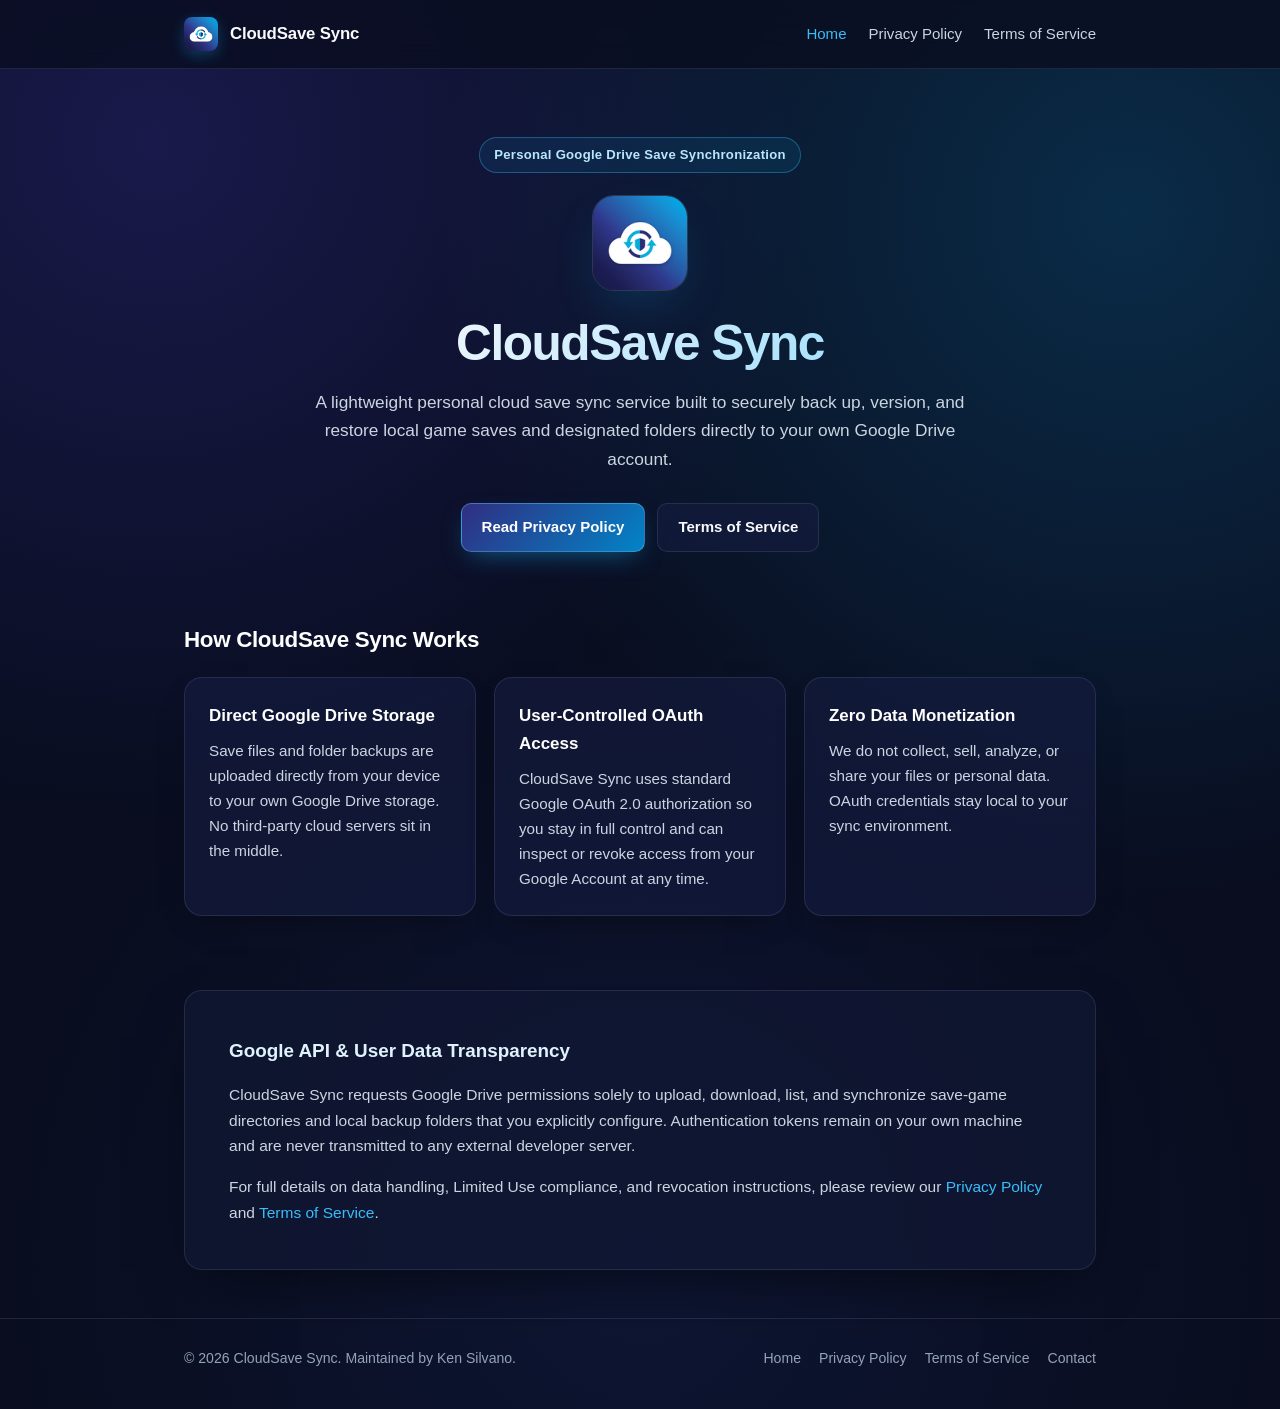
<file: index.html>
<!DOCTYPE html>
<html lang="en">
<head>
  <meta charset="UTF-8" />
  <meta name="viewport" content="width=device-width, initial-scale=1.0" />
  <title>CloudSave Sync — Personal Cloud Save &amp; Folder Backup</title>
  <meta name="description" content="CloudSave Sync is a personal cloud save synchronization utility for backing up and restoring game saves and local folders using your own Google Drive account." />
  <link rel="icon" type="image/png" href="assets/logo.png" />
  <link rel="stylesheet" href="styles.css" />
</head>
<body>
  <header class="site-header">
    <div class="container nav-inner">
      <a class="brand" href="./">
        <img src="assets/logo.png" alt="CloudSave Sync logo" width="34" height="34" />
        <span>CloudSave Sync</span>
      </a>
      <nav class="nav-links" aria-label="Primary navigation">
        <a class="active" href="./">Home</a>
        <a href="privacy.html">Privacy Policy</a>
        <a href="terms.html">Terms of Service</a>
      </nav>
    </div>
  </header>

  <main>
    <section class="hero">
      <div class="container">
        <div class="hero-badge">Personal Google Drive Save Synchronization</div>
        <img class="hero-logo" src="assets/logo.png" alt="CloudSave Sync app icon" width="96" height="96" />
        <h1>CloudSave Sync</h1>
        <p>
          A lightweight personal cloud save sync service built to securely back up, version,
          and restore local game saves and designated folders directly to your own Google Drive account.
        </p>
        <div class="hero-actions">
          <a class="btn btn-primary" href="privacy.html">Read Privacy Policy</a>
          <a class="btn btn-secondary" href="terms.html">Terms of Service</a>
        </div>
      </div>
    </section>

    <section class="section">
      <div class="container">
        <h2 class="section-title">How CloudSave Sync Works</h2>
        <div class="grid">
          <article class="card">
            <h3>Direct Google Drive Storage</h3>
            <p>
              Save files and folder backups are uploaded directly from your device to your own
              Google Drive storage. No third-party cloud servers sit in the middle.
            </p>
          </article>
          <article class="card">
            <h3>User-Controlled OAuth Access</h3>
            <p>
              CloudSave Sync uses standard Google OAuth 2.0 authorization so you stay in full
              control and can inspect or revoke access from your Google Account at any time.
            </p>
          </article>
          <article class="card">
            <h3>Zero Data Monetization</h3>
            <p>
              We do not collect, sell, analyze, or share your files or personal data. OAuth
              credentials stay local to your sync environment.
            </p>
          </article>
        </div>
      </div>
    </section>

    <section class="section">
      <div class="container">
        <div class="doc-card">
          <h2 style="margin-top: 0;">Google API &amp; User Data Transparency</h2>
          <p>
            CloudSave Sync requests Google Drive permissions solely to upload, download, list, and
            synchronize save-game directories and local backup folders that you explicitly configure.
            Authentication tokens remain on your own machine and are never transmitted to any
            external developer server.
          </p>
          <p style="margin-bottom: 0;">
            For full details on data handling, Limited Use compliance, and revocation instructions,
            please review our <a href="privacy.html">Privacy Policy</a> and
            <a href="terms.html">Terms of Service</a>.
          </p>
        </div>
      </div>
    </section>
  </main>

  <footer class="site-footer">
    <div class="container footer-inner">
      <div>&copy; 2026 CloudSave Sync. Maintained by Ken Silvano.</div>
      <div class="footer-links">
        <a href="./">Home</a>
        <a href="privacy.html">Privacy Policy</a>
        <a href="terms.html">Terms of Service</a>
        <a href="mailto:oneautumnleafyiyezhiqiu@gmail.com">Contact</a>
      </div>
    </div>
  </footer>
</body>
</html>
</file>
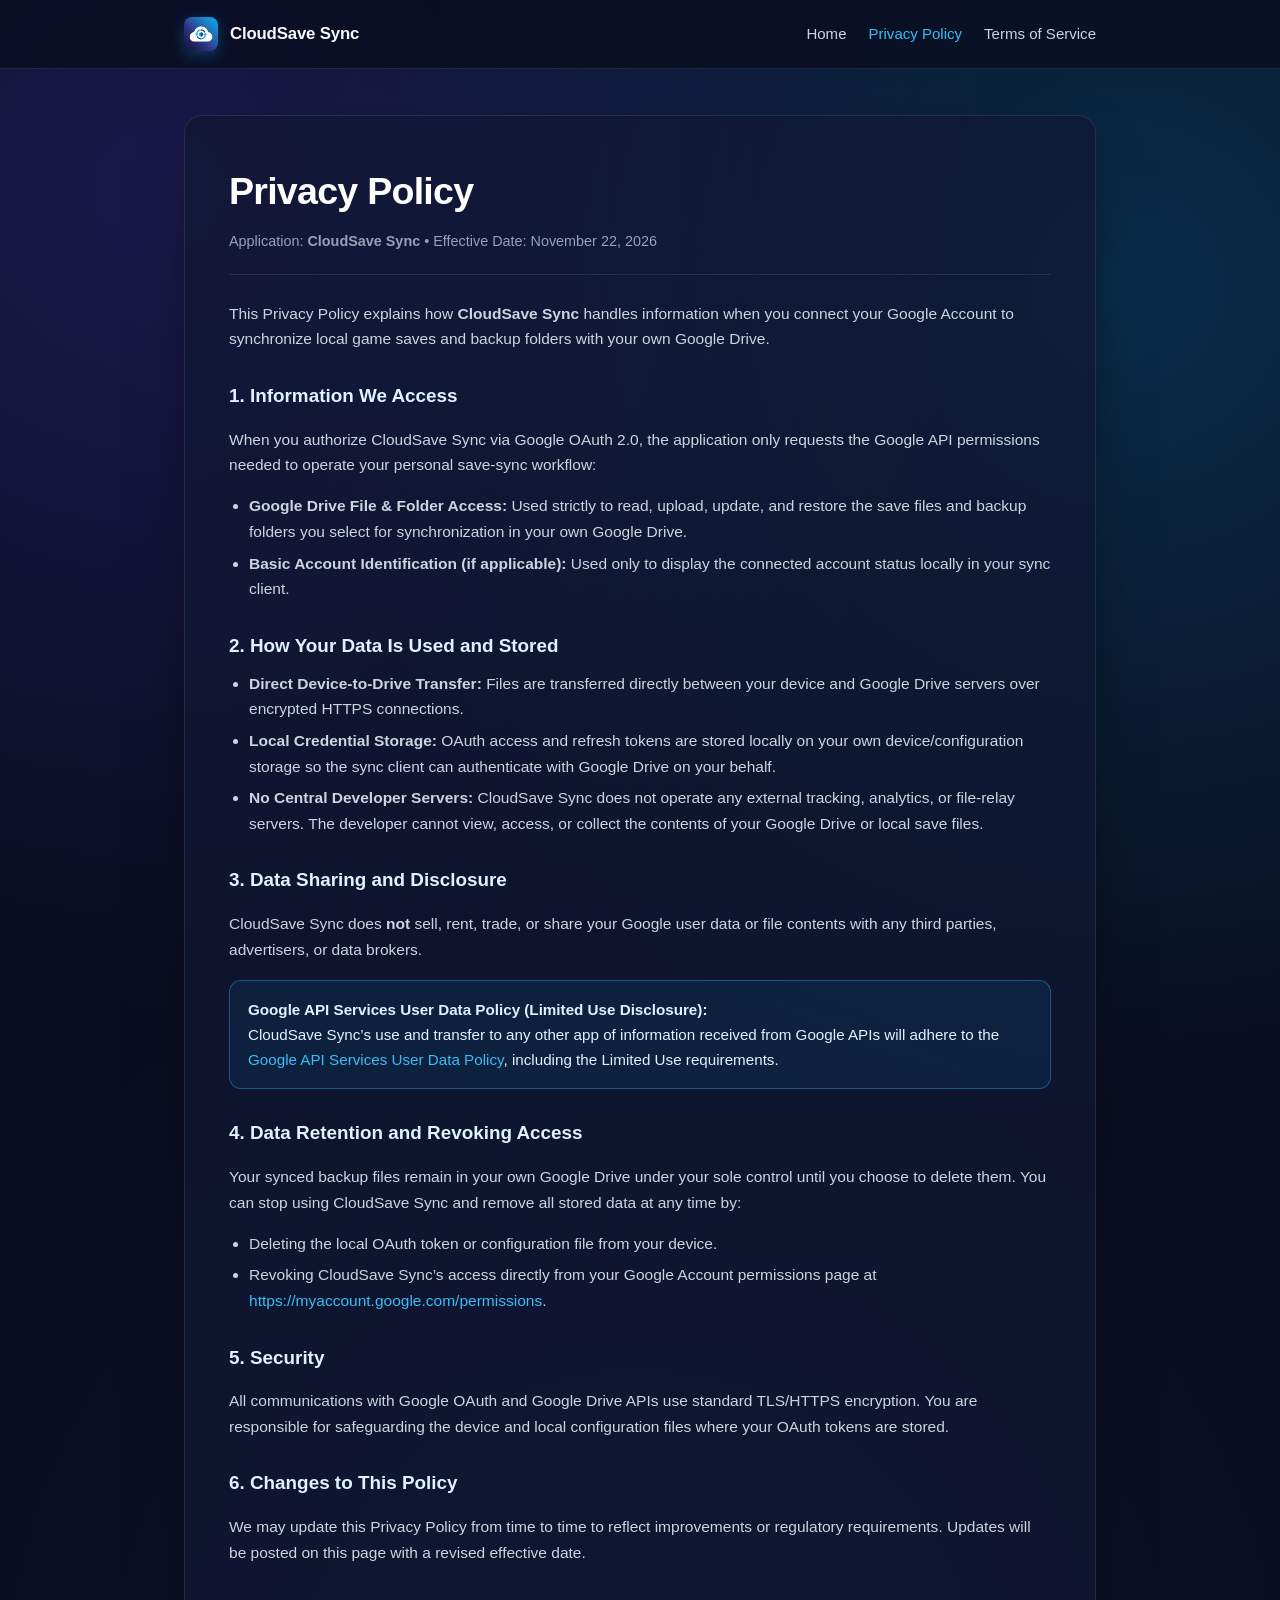
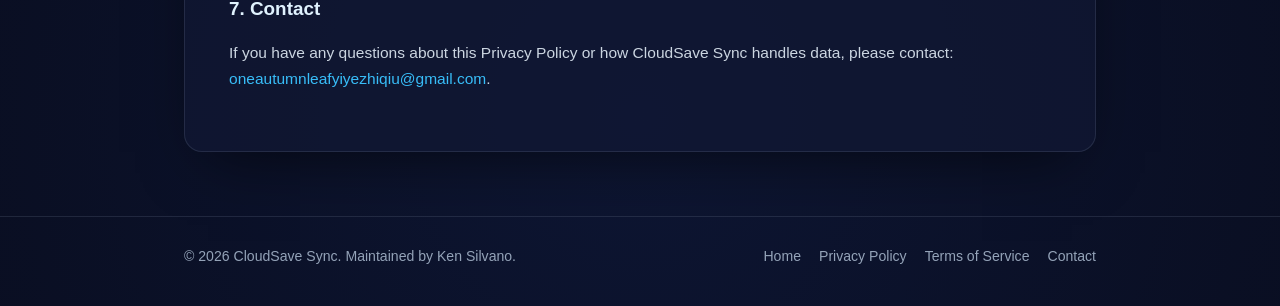
<file: privacy.html>
<!DOCTYPE html>
<html lang="en">
<head>
  <meta charset="UTF-8" />
  <meta name="viewport" content="width=device-width, initial-scale=1.0" />
  <title>Privacy Policy — CloudSave Sync</title>
  <meta name="description" content="Privacy Policy for CloudSave Sync, detailing Google Drive API usage, local token storage, Limited Use compliance, and user control." />
  <link rel="icon" type="image/png" href="assets/logo.png" />
  <link rel="stylesheet" href="styles.css" />
</head>
<body>
  <header class="site-header">
    <div class="container nav-inner">
      <a class="brand" href="./">
        <img src="assets/logo.png" alt="CloudSave Sync logo" width="34" height="34" />
        <span>CloudSave Sync</span>
      </a>
      <nav class="nav-links" aria-label="Primary navigation">
        <a href="./">Home</a>
        <a class="active" href="privacy.html">Privacy Policy</a>
        <a href="terms.html">Terms of Service</a>
      </nav>
    </div>
  </header>

  <main class="doc-shell">
    <div class="container">
      <article class="doc-card">
        <header class="doc-header">
          <h1>Privacy Policy</h1>
          <div class="doc-meta">
            Application: <strong>CloudSave Sync</strong> &bull; Effective Date: November 22, 2026
          </div>
        </header>

        <p>
          This Privacy Policy explains how <strong>CloudSave Sync</strong> handles information when
          you connect your Google Account to synchronize local game saves and backup folders with
          your own Google Drive.
        </p>

        <h2>1. Information We Access</h2>
        <p>
          When you authorize CloudSave Sync via Google OAuth 2.0, the application only requests the
          Google API permissions needed to operate your personal save-sync workflow:
        </p>
        <ul>
          <li>
            <strong>Google Drive File &amp; Folder Access:</strong> Used strictly to read, upload,
            update, and restore the save files and backup folders you select for synchronization in
            your own Google Drive.
          </li>
          <li>
            <strong>Basic Account Identification (if applicable):</strong> Used only to display the
            connected account status locally in your sync client.
          </li>
        </ul>

        <h2>2. How Your Data Is Used and Stored</h2>
        <ul>
          <li>
            <strong>Direct Device-to-Drive Transfer:</strong> Files are transferred directly between
            your device and Google Drive servers over encrypted HTTPS connections.
          </li>
          <li>
            <strong>Local Credential Storage:</strong> OAuth access and refresh tokens are stored
            locally on your own device/configuration storage so the sync client can authenticate
            with Google Drive on your behalf.
          </li>
          <li>
            <strong>No Central Developer Servers:</strong> CloudSave Sync does not operate any
            external tracking, analytics, or file-relay servers. The developer cannot view, access,
            or collect the contents of your Google Drive or local save files.
          </li>
        </ul>

        <h2>3. Data Sharing and Disclosure</h2>
        <p>
          CloudSave Sync does <strong>not</strong> sell, rent, trade, or share your Google user data
          or file contents with any third parties, advertisers, or data brokers.
        </p>

        <div class="callout">
          <strong>Google API Services User Data Policy (Limited Use Disclosure):</strong><br />
          CloudSave Sync&rsquo;s use and transfer to any other app of information received from
          Google APIs will adhere to the
          <a href="https://developers.google.com/terms/api-services-user-data-policy" target="_blank" rel="noopener noreferrer">Google API Services User Data Policy</a>,
          including the Limited Use requirements.
        </div>

        <h2>4. Data Retention and Revoking Access</h2>
        <p>
          Your synced backup files remain in your own Google Drive under your sole control until you
          choose to delete them. You can stop using CloudSave Sync and remove all stored data at any
          time by:
        </p>
        <ul>
          <li>
            Deleting the local OAuth token or configuration file from your device.
          </li>
          <li>
            Revoking CloudSave Sync&rsquo;s access directly from your Google Account permissions page at
            <a href="https://myaccount.google.com/permissions" target="_blank" rel="noopener noreferrer">https://myaccount.google.com/permissions</a>.
          </li>
        </ul>

        <h2>5. Security</h2>
        <p>
          All communications with Google OAuth and Google Drive APIs use standard TLS/HTTPS
          encryption. You are responsible for safeguarding the device and local configuration files
          where your OAuth tokens are stored.
        </p>

        <h2>6. Changes to This Policy</h2>
        <p>
          We may update this Privacy Policy from time to time to reflect improvements or regulatory
          requirements. Updates will be posted on this page with a revised effective date.
        </p>

        <h2>7. Contact</h2>
        <p>
          If you have any questions about this Privacy Policy or how CloudSave Sync handles data,
          please contact:
          <a href="mailto:oneautumnleafyiyezhiqiu@gmail.com">oneautumnleafyiyezhiqiu@gmail.com</a>.
        </p>
      </article>
    </div>
  </main>

  <footer class="site-footer">
    <div class="container footer-inner">
      <div>&copy; 2026 CloudSave Sync. Maintained by Ken Silvano.</div>
      <div class="footer-links">
        <a href="./">Home</a>
        <a href="privacy.html">Privacy Policy</a>
        <a href="terms.html">Terms of Service</a>
        <a href="mailto:oneautumnleafyiyezhiqiu@gmail.com">Contact</a>
      </div>
    </div>
  </footer>
</body>
</html>
</file>
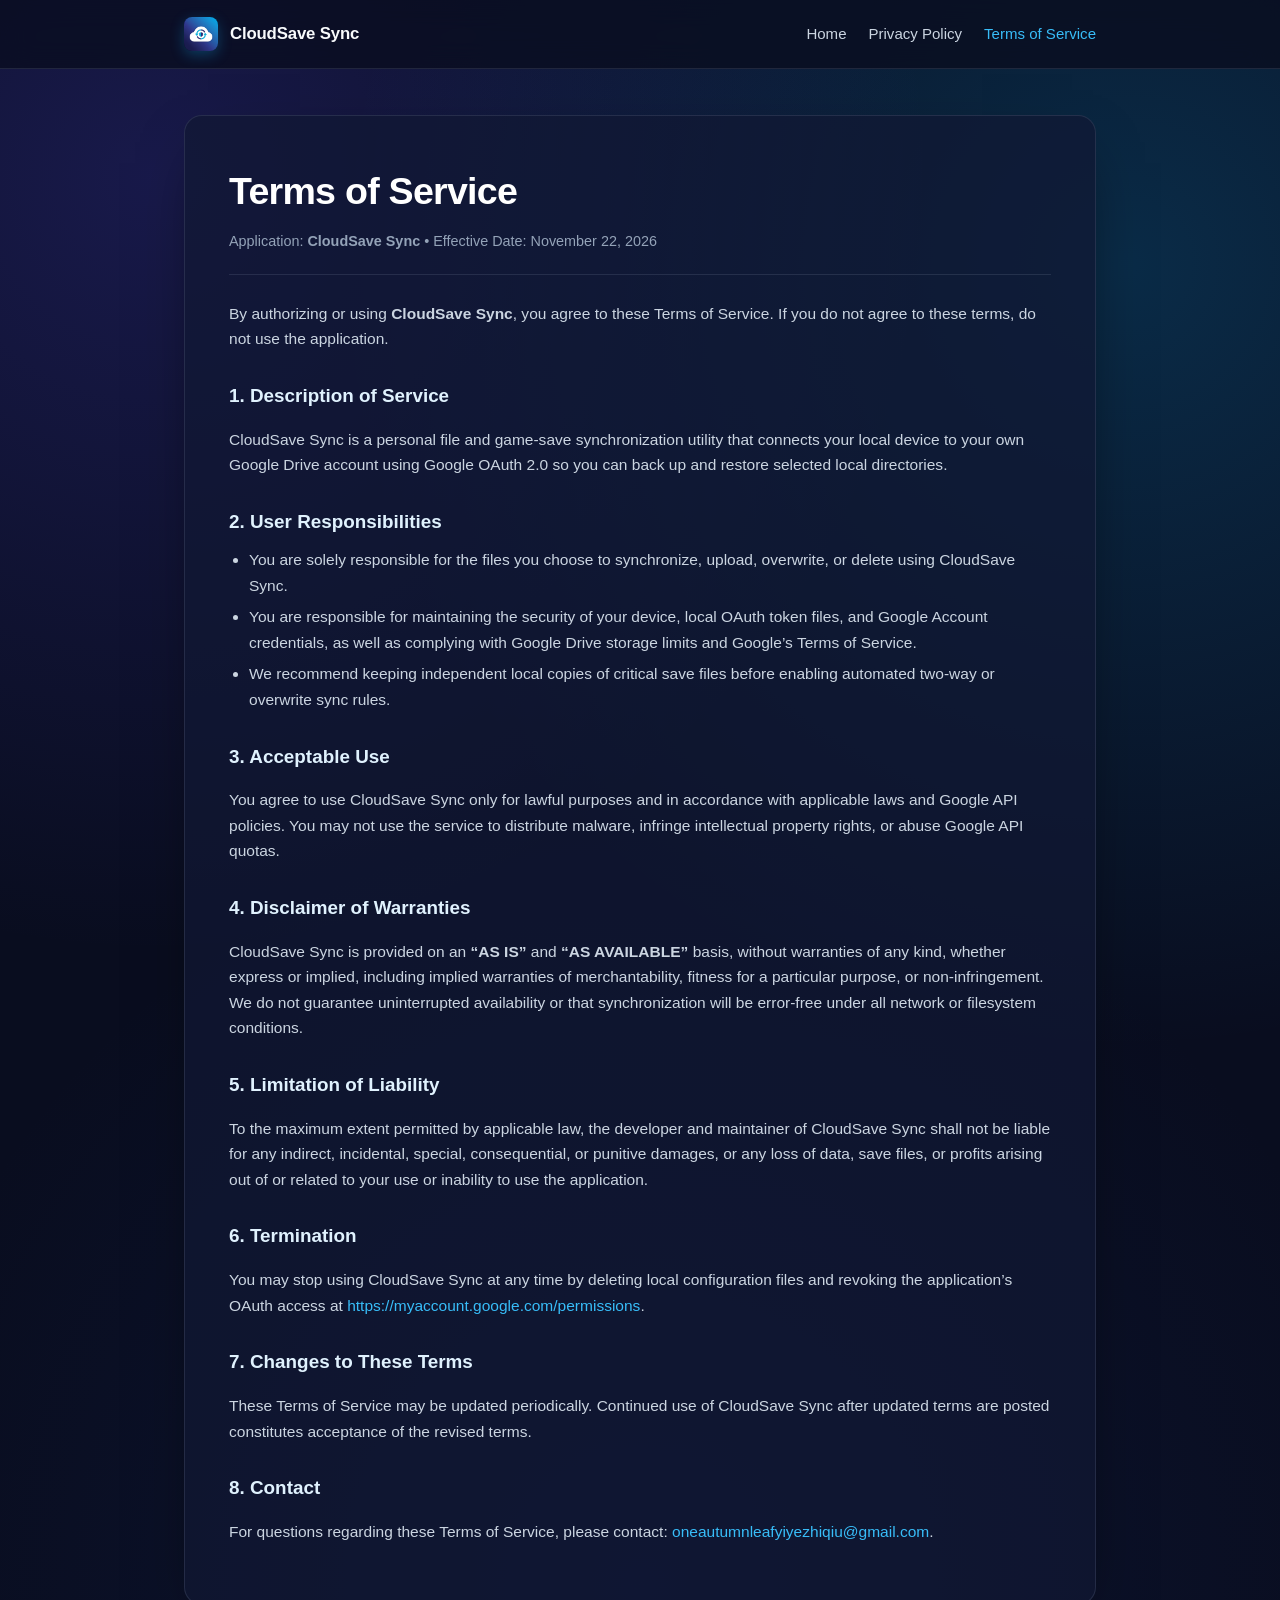
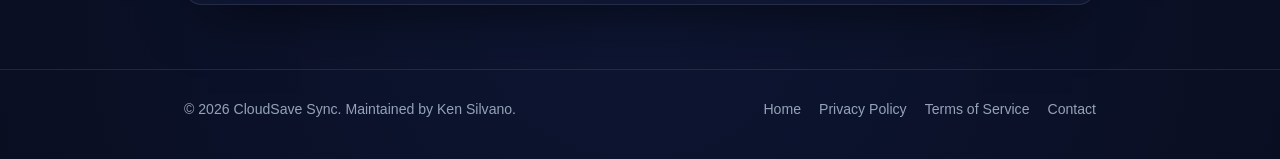
<file: terms.html>
<!DOCTYPE html>
<html lang="en">
<head>
  <meta charset="UTF-8" />
  <meta name="viewport" content="width=device-width, initial-scale=1.0" />
  <title>Terms of Service — CloudSave Sync</title>
  <meta name="description" content="Terms of Service for CloudSave Sync, a personal cloud save and local folder synchronization utility using Google Drive." />
  <link rel="icon" type="image/png" href="assets/logo.png" />
  <link rel="stylesheet" href="styles.css" />
</head>
<body>
  <header class="site-header">
    <div class="container nav-inner">
      <a class="brand" href="./">
        <img src="assets/logo.png" alt="CloudSave Sync logo" width="34" height="34" />
        <span>CloudSave Sync</span>
      </a>
      <nav class="nav-links" aria-label="Primary navigation">
        <a href="./">Home</a>
        <a href="privacy.html">Privacy Policy</a>
        <a class="active" href="terms.html">Terms of Service</a>
      </nav>
    </div>
  </header>

  <main class="doc-shell">
    <div class="container">
      <article class="doc-card">
        <header class="doc-header">
          <h1>Terms of Service</h1>
          <div class="doc-meta">
            Application: <strong>CloudSave Sync</strong> &bull; Effective Date: November 22, 2026
          </div>
        </header>

        <p>
          By authorizing or using <strong>CloudSave Sync</strong>, you agree to these Terms of
          Service. If you do not agree to these terms, do not use the application.
        </p>

        <h2>1. Description of Service</h2>
        <p>
          CloudSave Sync is a personal file and game-save synchronization utility that connects your
          local device to your own Google Drive account using Google OAuth 2.0 so you can back up
          and restore selected local directories.
        </p>

        <h2>2. User Responsibilities</h2>
        <ul>
          <li>
            You are solely responsible for the files you choose to synchronize, upload, overwrite,
            or delete using CloudSave Sync.
          </li>
          <li>
            You are responsible for maintaining the security of your device, local OAuth token
            files, and Google Account credentials, as well as complying with Google Drive storage
            limits and Google&rsquo;s Terms of Service.
          </li>
          <li>
            We recommend keeping independent local copies of critical save files before enabling
            automated two-way or overwrite sync rules.
          </li>
        </ul>

        <h2>3. Acceptable Use</h2>
        <p>
          You agree to use CloudSave Sync only for lawful purposes and in accordance with applicable
          laws and Google API policies. You may not use the service to distribute malware, infringe
          intellectual property rights, or abuse Google API quotas.
        </p>

        <h2>4. Disclaimer of Warranties</h2>
        <p>
          CloudSave Sync is provided on an <strong>&ldquo;AS IS&rdquo;</strong> and
          <strong>&ldquo;AS AVAILABLE&rdquo;</strong> basis, without warranties of any kind,
          whether express or implied, including implied warranties of merchantability, fitness for a
          particular purpose, or non-infringement. We do not guarantee uninterrupted availability or
          that synchronization will be error-free under all network or filesystem conditions.
        </p>

        <h2>5. Limitation of Liability</h2>
        <p>
          To the maximum extent permitted by applicable law, the developer and maintainer of
          CloudSave Sync shall not be liable for any indirect, incidental, special, consequential,
          or punitive damages, or any loss of data, save files, or profits arising out of or
          related to your use or inability to use the application.
        </p>

        <h2>6. Termination</h2>
        <p>
          You may stop using CloudSave Sync at any time by deleting local configuration files and
          revoking the application&rsquo;s OAuth access at
          <a href="https://myaccount.google.com/permissions" target="_blank" rel="noopener noreferrer">https://myaccount.google.com/permissions</a>.
        </p>

        <h2>7. Changes to These Terms</h2>
        <p>
          These Terms of Service may be updated periodically. Continued use of CloudSave Sync after
          updated terms are posted constitutes acceptance of the revised terms.
        </p>

        <h2>8. Contact</h2>
        <p>
          For questions regarding these Terms of Service, please contact:
          <a href="mailto:oneautumnleafyiyezhiqiu@gmail.com">oneautumnleafyiyezhiqiu@gmail.com</a>.
        </p>
      </article>
    </div>
  </main>

  <footer class="site-footer">
    <div class="container footer-inner">
      <div>&copy; 2026 CloudSave Sync. Maintained by Ken Silvano.</div>
      <div class="footer-links">
        <a href="./">Home</a>
        <a href="privacy.html">Privacy Policy</a>
        <a href="terms.html">Terms of Service</a>
        <a href="mailto:oneautumnleafyiyezhiqiu@gmail.com">Contact</a>
      </div>
    </div>
  </footer>
</body>
</html>
</file>
<file: styles.css>
:root {
  --bg-deep: #090d1f;
  --bg-surface: rgba(17, 24, 52, 0.72);
  --bg-card: rgba(20, 29, 64, 0.65);
  --border-subtle: rgba(148, 163, 184, 0.16);
  --border-accent: rgba(56, 189, 248, 0.35);
  --text-primary: #f8fafc;
  --text-secondary: #cbd5e1;
  --text-muted: #94a3b8;
  --accent-cyan: #38bdf8;
  --accent-blue: #0ea5e9;
  --accent-indigo: #6366f1;
  --gradient-brand: linear-gradient(135deg, #312e81 0%, #0284c7 100%);
  --gradient-text: linear-gradient(135deg, #f8fafc 20%, #7dd3fc 100%);
  --shadow-glow: 0 20px 50px -15px rgba(14, 165, 233, 0.25);
  --radius-lg: 18px;
  --radius-md: 12px;
  --max-width: 960px;
}

*,
*::before,
*::after {
  box-sizing: border-box;
}

html {
  scroll-behavior: smooth;
}

body {
  margin: 0;
  min-height: 100vh;
  font-family: -apple-system, BlinkMacSystemFont, "Segoe UI", Roboto, Inter, "Helvetica Neue", Arial, sans-serif;
  color: var(--text-primary);
  background-color: var(--bg-deep);
  background-image:
    radial-gradient(circle at 12% 10%, rgba(79, 70, 229, 0.22), transparent 40%),
    radial-gradient(circle at 88% 15%, rgba(14, 165, 233, 0.20), transparent 42%),
    radial-gradient(circle at 50% 90%, rgba(30, 58, 138, 0.18), transparent 45%);
  line-height: 1.65;
  -webkit-font-smoothing: antialiased;
}

a {
  color: var(--accent-cyan);
  text-decoration: none;
  transition: color 0.18s ease, opacity 0.18s ease;
}

a:hover {
  color: #bae6fd;
  text-decoration: underline;
}

.container {
  width: 100%;
  max-width: var(--max-width);
  margin: 0 auto;
  padding: 0 24px;
}

/* Header */
.site-header {
  position: sticky;
  top: 0;
  z-index: 20;
  backdrop-filter: blur(14px);
  -webkit-backdrop-filter: blur(14px);
  background: rgba(9, 13, 31, 0.78);
  border-bottom: 1px solid var(--border-subtle);
}

.nav-inner {
  display: flex;
  align-items: center;
  justify-content: space-between;
  gap: 16px;
  height: 68px;
}

.brand {
  display: inline-flex;
  align-items: center;
  gap: 12px;
  color: var(--text-primary);
  font-weight: 700;
  font-size: 1.05rem;
  letter-spacing: -0.01em;
}

.brand:hover {
  text-decoration: none;
  color: #ffffff;
}

.brand img {
  width: 34px;
  height: 34px;
  border-radius: 8px;
  box-shadow: 0 4px 14px rgba(14, 165, 233, 0.3);
}

.nav-links {
  display: flex;
  align-items: center;
  gap: 22px;
  font-size: 0.94rem;
}

.nav-links a {
  color: var(--text-secondary);
  font-weight: 500;
}

.nav-links a:hover,
.nav-links a.active {
  color: var(--accent-cyan);
  text-decoration: none;
}

/* Hero */
.hero {
  padding: 68px 0 44px;
  text-align: center;
}

.hero-badge {
  display: inline-flex;
  align-items: center;
  gap: 8px;
  padding: 6px 14px;
  border-radius: 999px;
  border: 1px solid var(--border-accent);
  background: rgba(14, 165, 233, 0.1);
  color: #bae6fd;
  font-size: 0.82rem;
  font-weight: 600;
  letter-spacing: 0.02em;
  margin-bottom: 22px;
}

.hero-logo {
  display: block;
  width: 96px;
  height: 96px;
  margin: 0 auto 24px;
  border-radius: 22px;
  box-shadow: var(--shadow-glow);
  border: 1px solid rgba(255, 255, 255, 0.14);
}

.hero h1 {
  margin: 0 0 16px;
  font-size: clamp(2.1rem, 4.5vw, 3.1rem);
  font-weight: 800;
  line-height: 1.15;
  letter-spacing: -0.03em;
  background: var(--gradient-text);
  -webkit-background-clip: text;
  background-clip: text;
  color: transparent;
}

.hero p {
  max-width: 660px;
  margin: 0 auto 30px;
  color: var(--text-secondary);
  font-size: 1.08rem;
}

.hero-actions {
  display: flex;
  flex-wrap: wrap;
  justify-content: center;
  gap: 12px;
}

.btn {
  display: inline-flex;
  align-items: center;
  justify-content: center;
  padding: 11px 20px;
  border-radius: 10px;
  font-weight: 600;
  font-size: 0.94rem;
  transition: transform 0.15s ease, box-shadow 0.15s ease, border-color 0.15s ease;
}

.btn:hover {
  text-decoration: none;
  transform: translateY(-1px);
}

.btn-primary {
  background: var(--gradient-brand);
  color: #ffffff;
  border: 1px solid rgba(125, 211, 252, 0.35);
  box-shadow: 0 10px 26px -10px rgba(14, 165, 233, 0.55);
}

.btn-secondary {
  background: var(--bg-card);
  color: var(--text-primary);
  border: 1px solid var(--border-subtle);
}

.btn-secondary:hover {
  border-color: var(--border-accent);
  color: #ffffff;
}

/* Sections & Cards */
.section {
  padding: 26px 0 48px;
}

.section-title {
  margin: 0 0 18px;
  font-size: 1.4rem;
  font-weight: 700;
  letter-spacing: -0.015em;
  color: #ffffff;
}

.grid {
  display: grid;
  grid-template-columns: repeat(auto-fit, minmax(260px, 1fr));
  gap: 18px;
}

.card {
  background: var(--bg-card);
  border: 1px solid var(--border-subtle);
  border-radius: var(--radius-lg);
  padding: 24px;
  box-shadow: 0 12px 30px -18px rgba(0, 0, 0, 0.6);
}

.card h3 {
  margin: 0 0 8px;
  font-size: 1.06rem;
  color: #ffffff;
}

.card p {
  margin: 0;
  color: var(--text-secondary);
  font-size: 0.95rem;
}

/* Legal / Document pages */
.doc-shell {
  padding: 46px 0 64px;
}

.doc-card {
  background: var(--bg-surface);
  border: 1px solid var(--border-subtle);
  border-radius: var(--radius-lg);
  padding: clamp(24px, 4vw, 44px);
  box-shadow: 0 24px 60px -24px rgba(0, 0, 0, 0.65);
}

.doc-header {
  border-bottom: 1px solid var(--border-subtle);
  padding-bottom: 20px;
  margin-bottom: 26px;
}

.doc-header h1 {
  margin: 0 0 8px;
  font-size: clamp(1.75rem, 3.4vw, 2.35rem);
  letter-spacing: -0.02em;
  color: #ffffff;
}

.doc-meta {
  color: var(--text-muted);
  font-size: 0.9rem;
}

.doc-card h2 {
  margin: 28px 0 10px;
  font-size: 1.18rem;
  color: #e0f2fe;
}

.doc-card p,
.doc-card li {
  color: var(--text-secondary);
  font-size: 0.97rem;
}

.doc-card ul {
  padding-left: 20px;
  margin: 8px 0 16px;
}

.doc-card li {
  margin-bottom: 6px;
}

.callout {
  margin: 18px 0;
  padding: 16px 18px;
  border-radius: var(--radius-md);
  border: 1px solid var(--border-accent);
  background: rgba(14, 165, 233, 0.09);
  color: #e0f2fe;
  font-size: 0.95rem;
}

code {
  font-family: ui-monospace, SFMono-Regular, Menlo, Consolas, monospace;
  font-size: 0.88em;
  padding: 2px 6px;
  border-radius: 6px;
  background: rgba(15, 23, 42, 0.85);
  border: 1px solid var(--border-subtle);
  color: #7dd3fc;
}

/* Footer */
.site-footer {
  border-top: 1px solid var(--border-subtle);
  padding: 28px 0 38px;
  color: var(--text-muted);
  font-size: 0.88rem;
}

.footer-inner {
  display: flex;
  flex-wrap: wrap;
  align-items: center;
  justify-content: space-between;
  gap: 14px;
}

.footer-links {
  display: flex;
  flex-wrap: wrap;
  gap: 18px;
}

.footer-links a {
  color: var(--text-muted);
}

.footer-links a:hover {
  color: var(--accent-cyan);
}

@media (max-width: 600px) {
  .nav-inner {
    height: auto;
    padding: 14px 0;
    flex-direction: column;
    align-items: flex-start;
  }

  .hero {
    padding: 46px 0 32px;
  }
}
</file>
